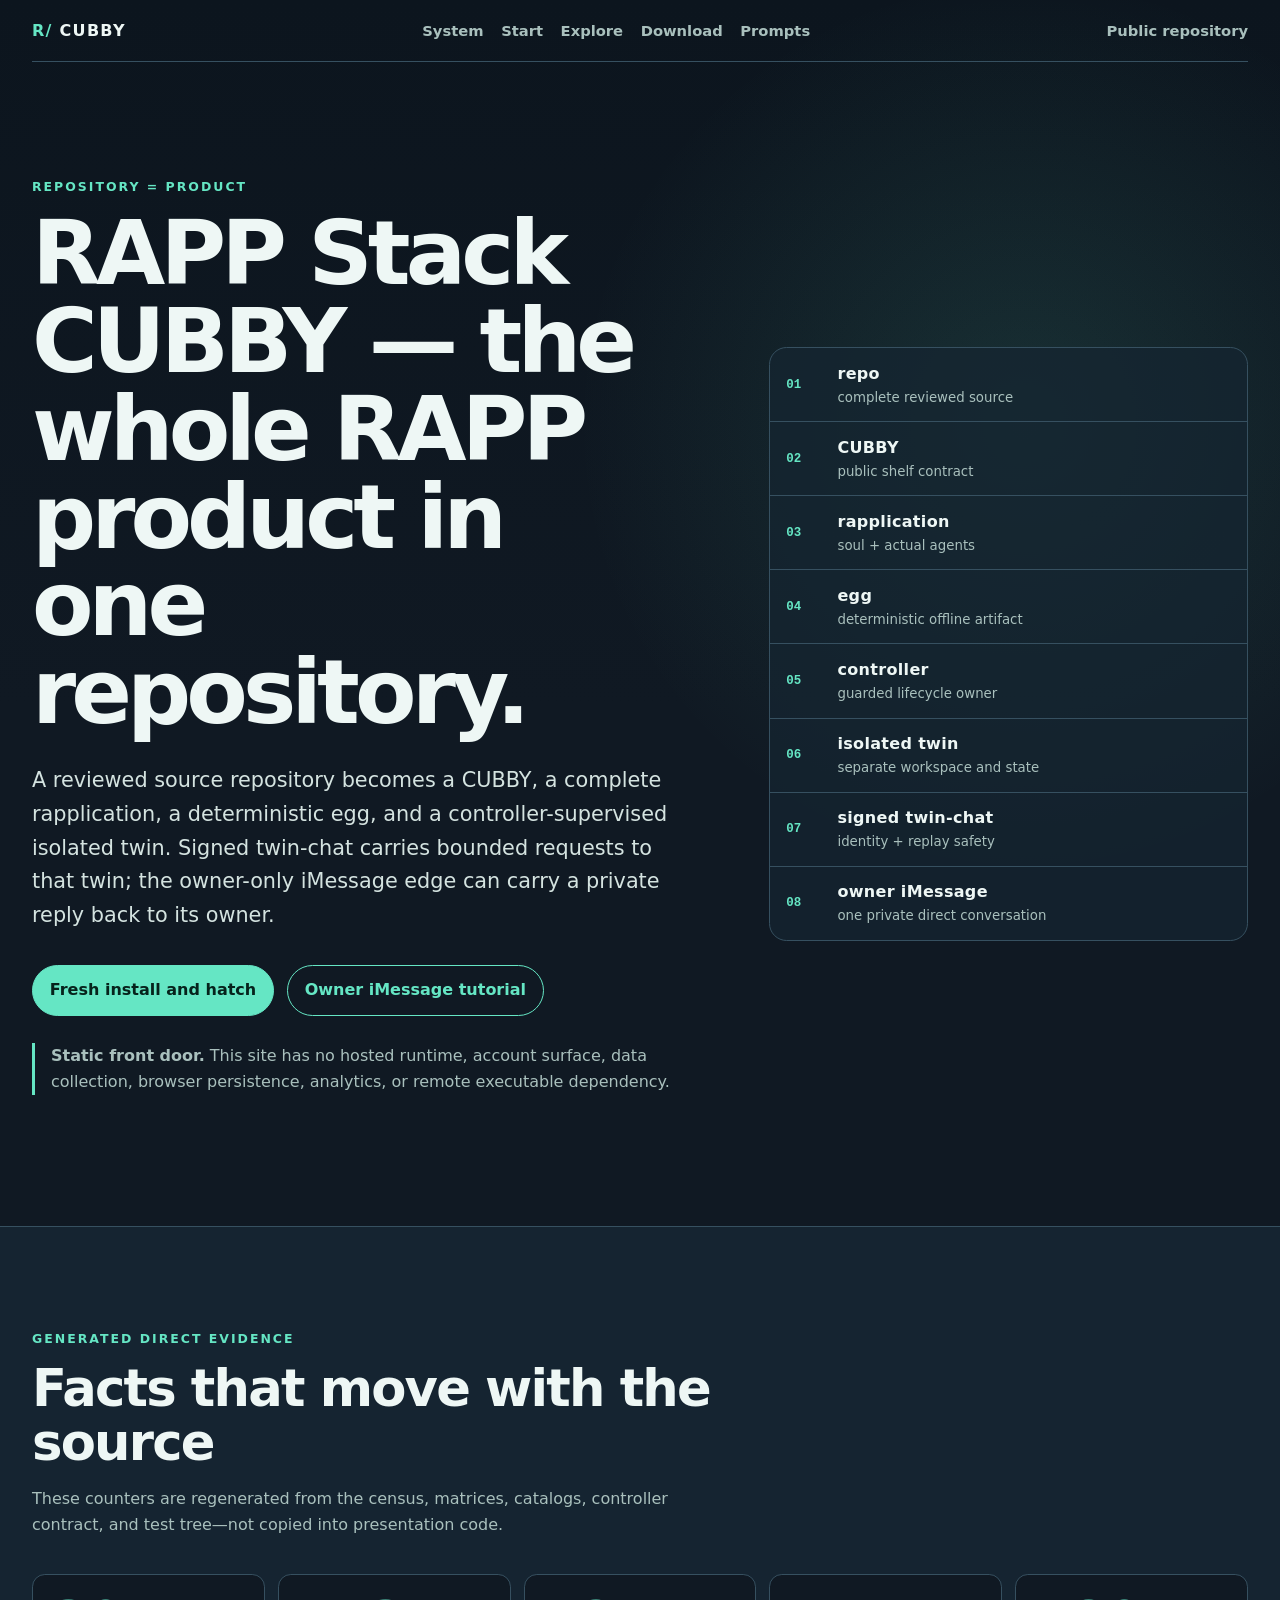
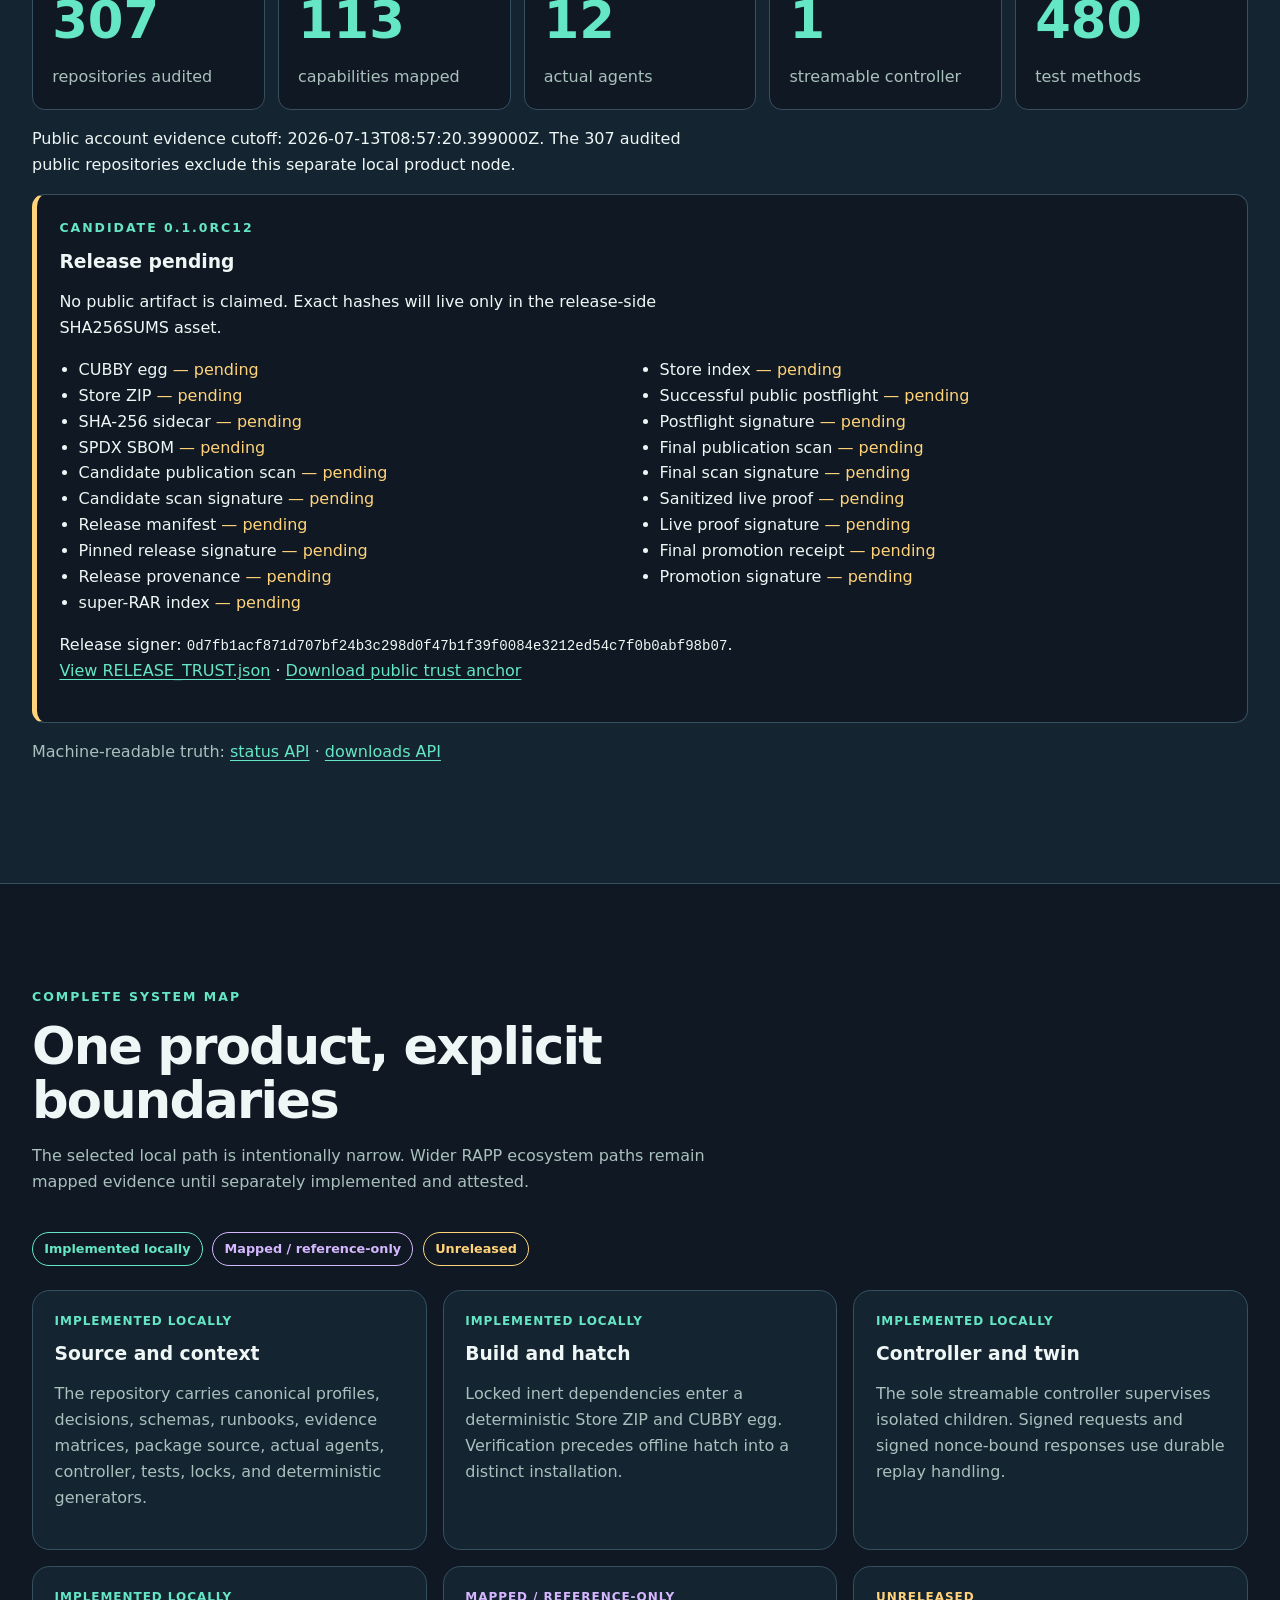
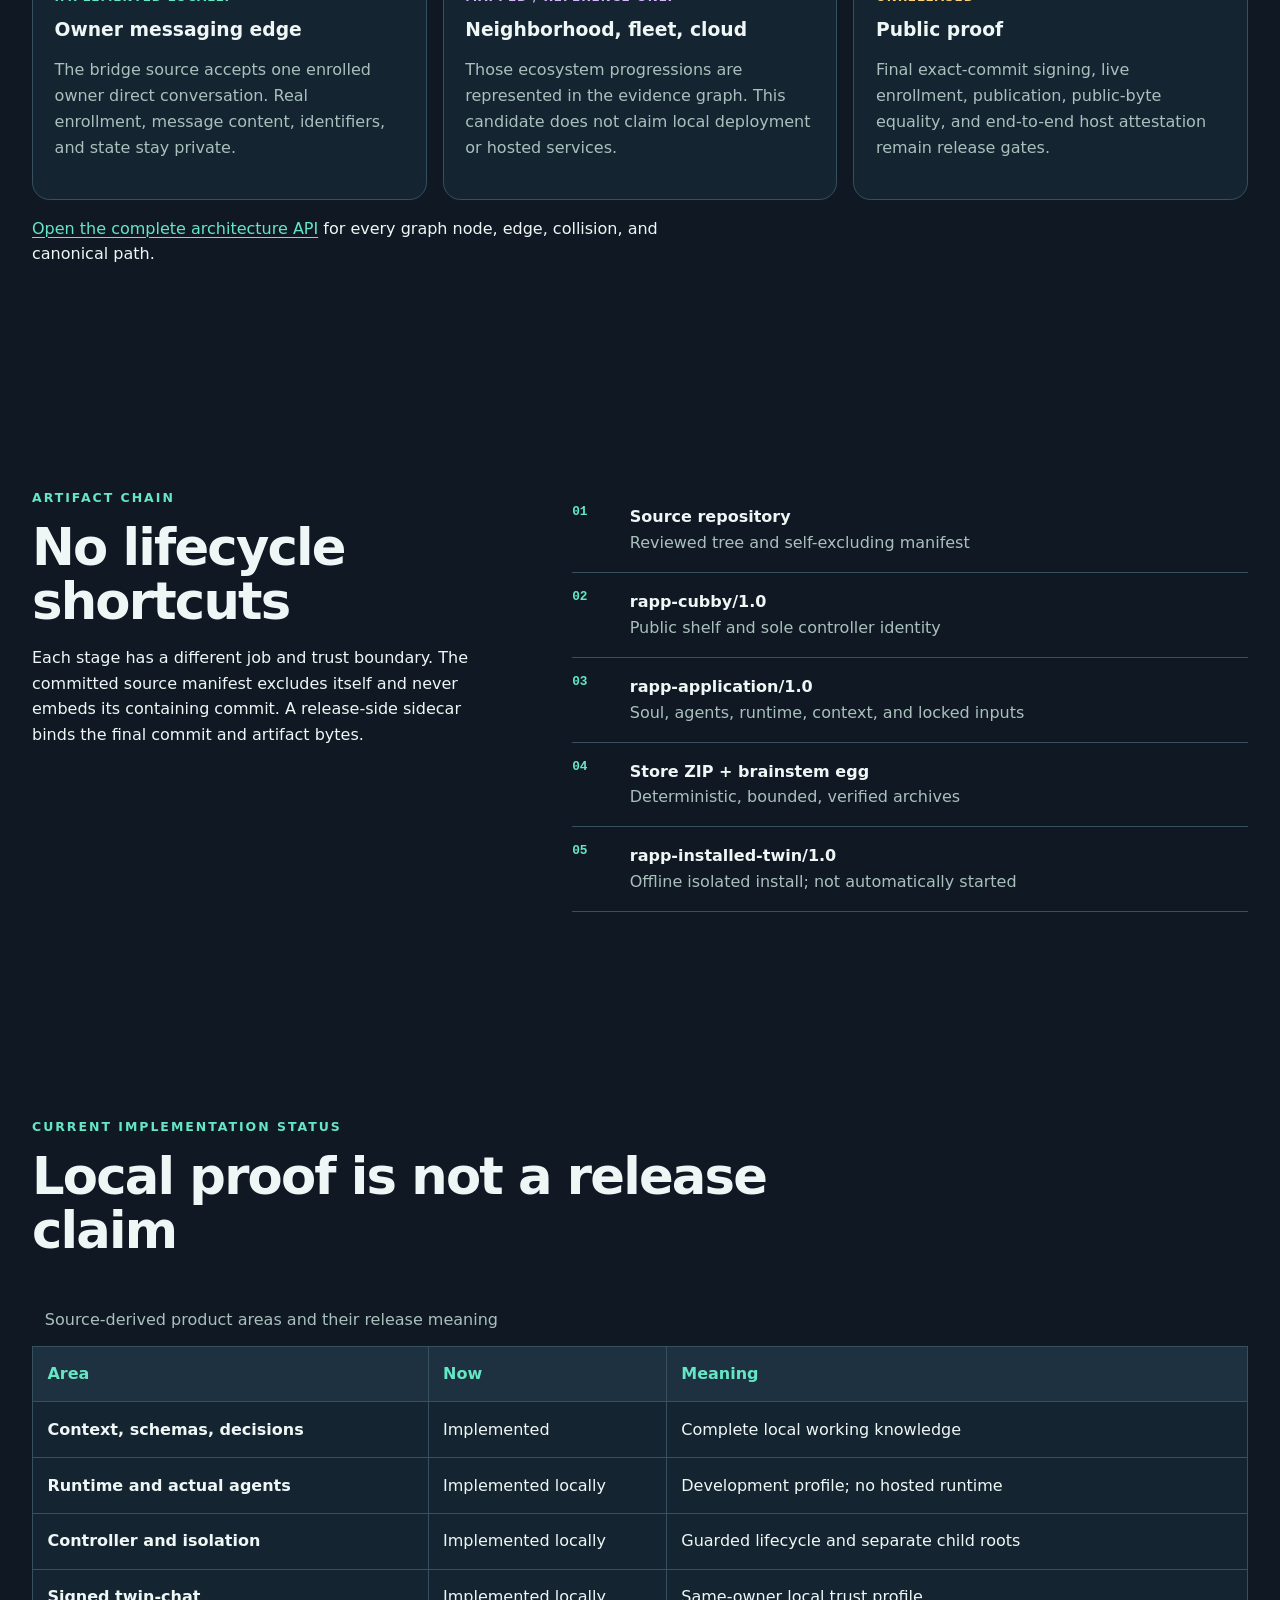
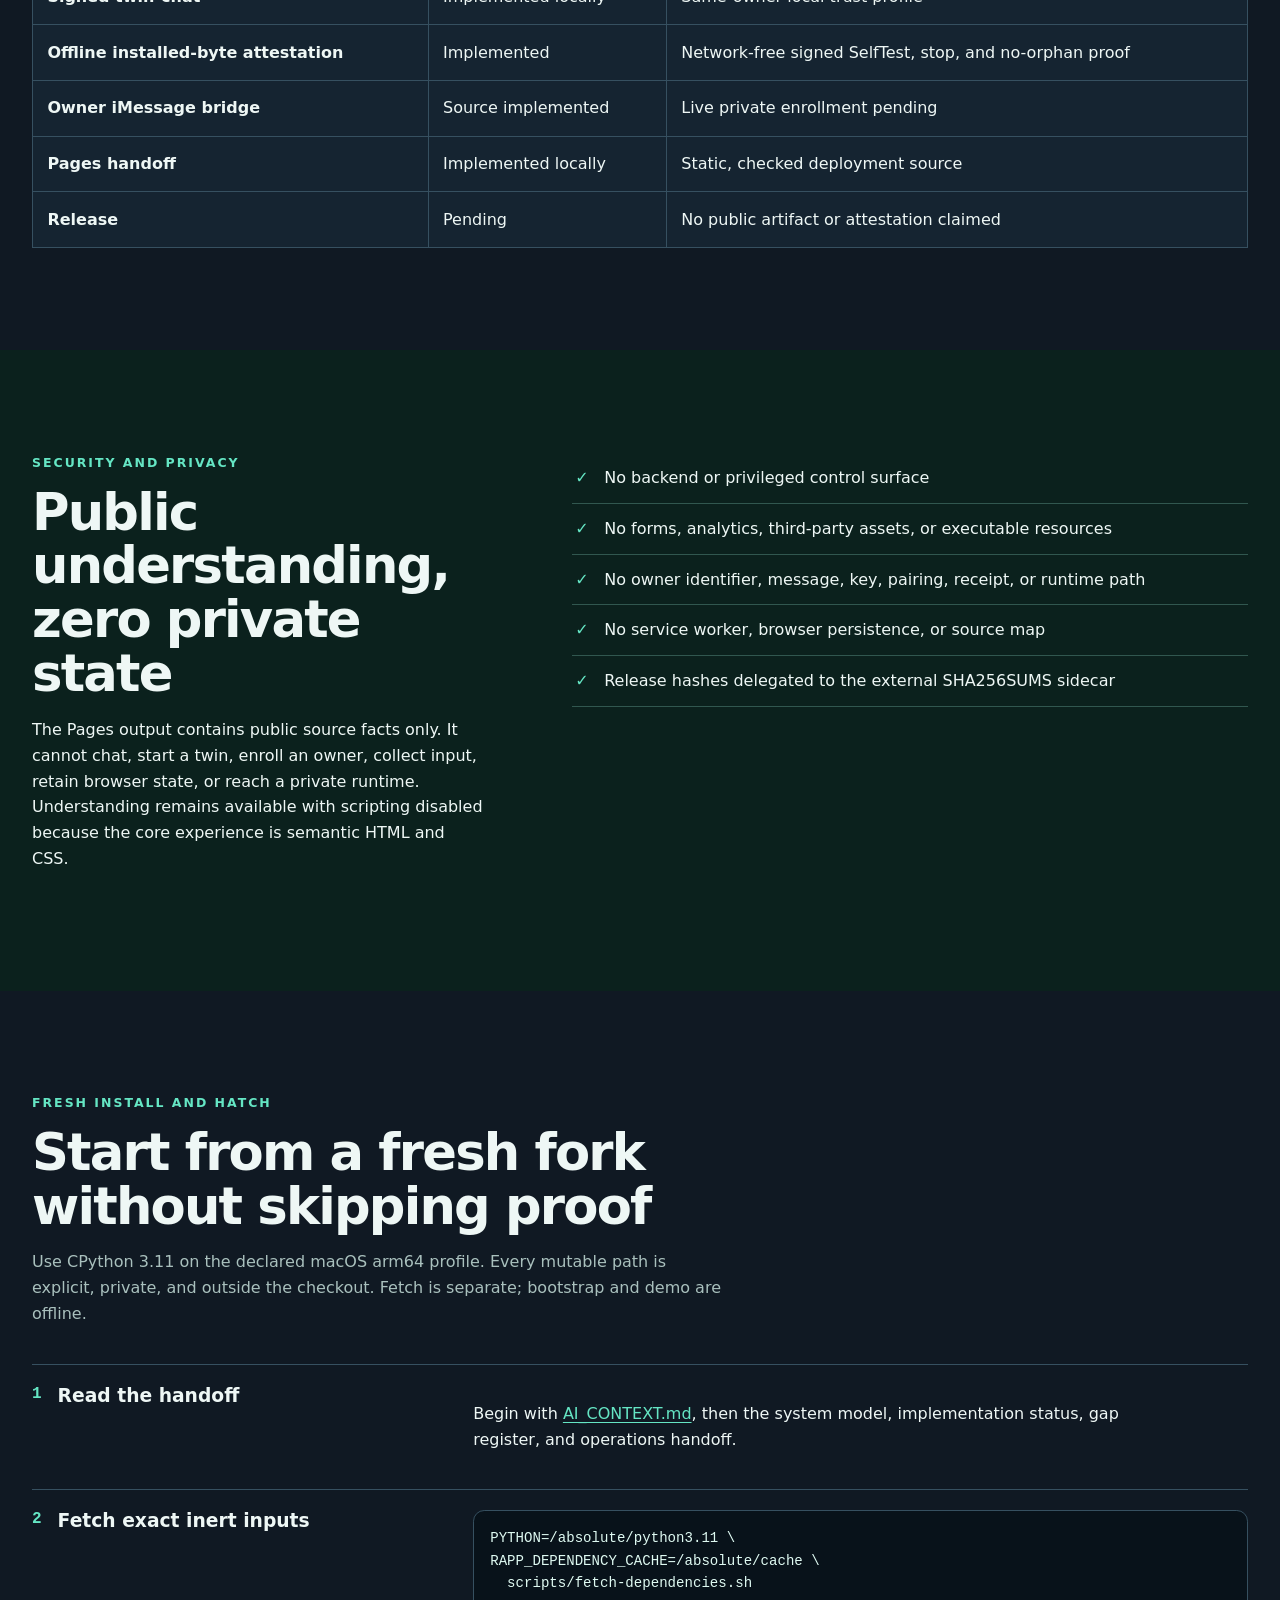
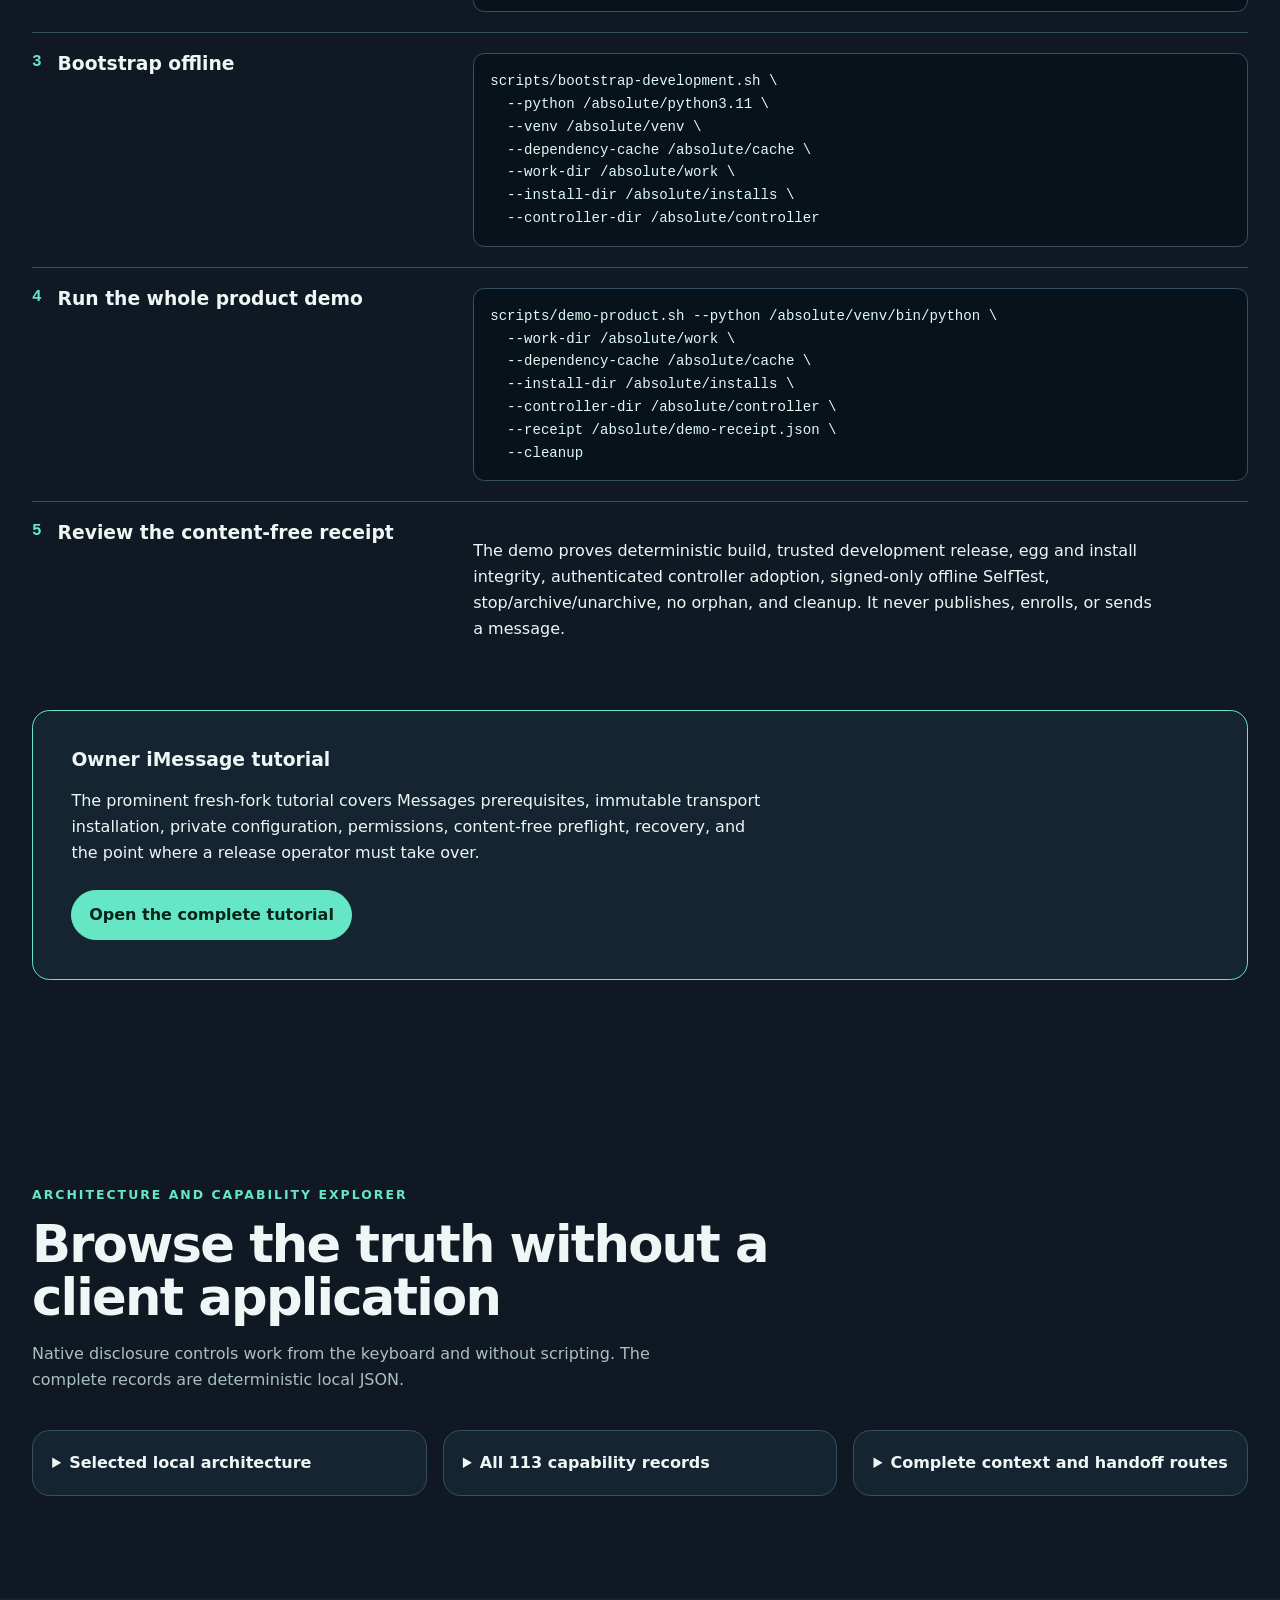
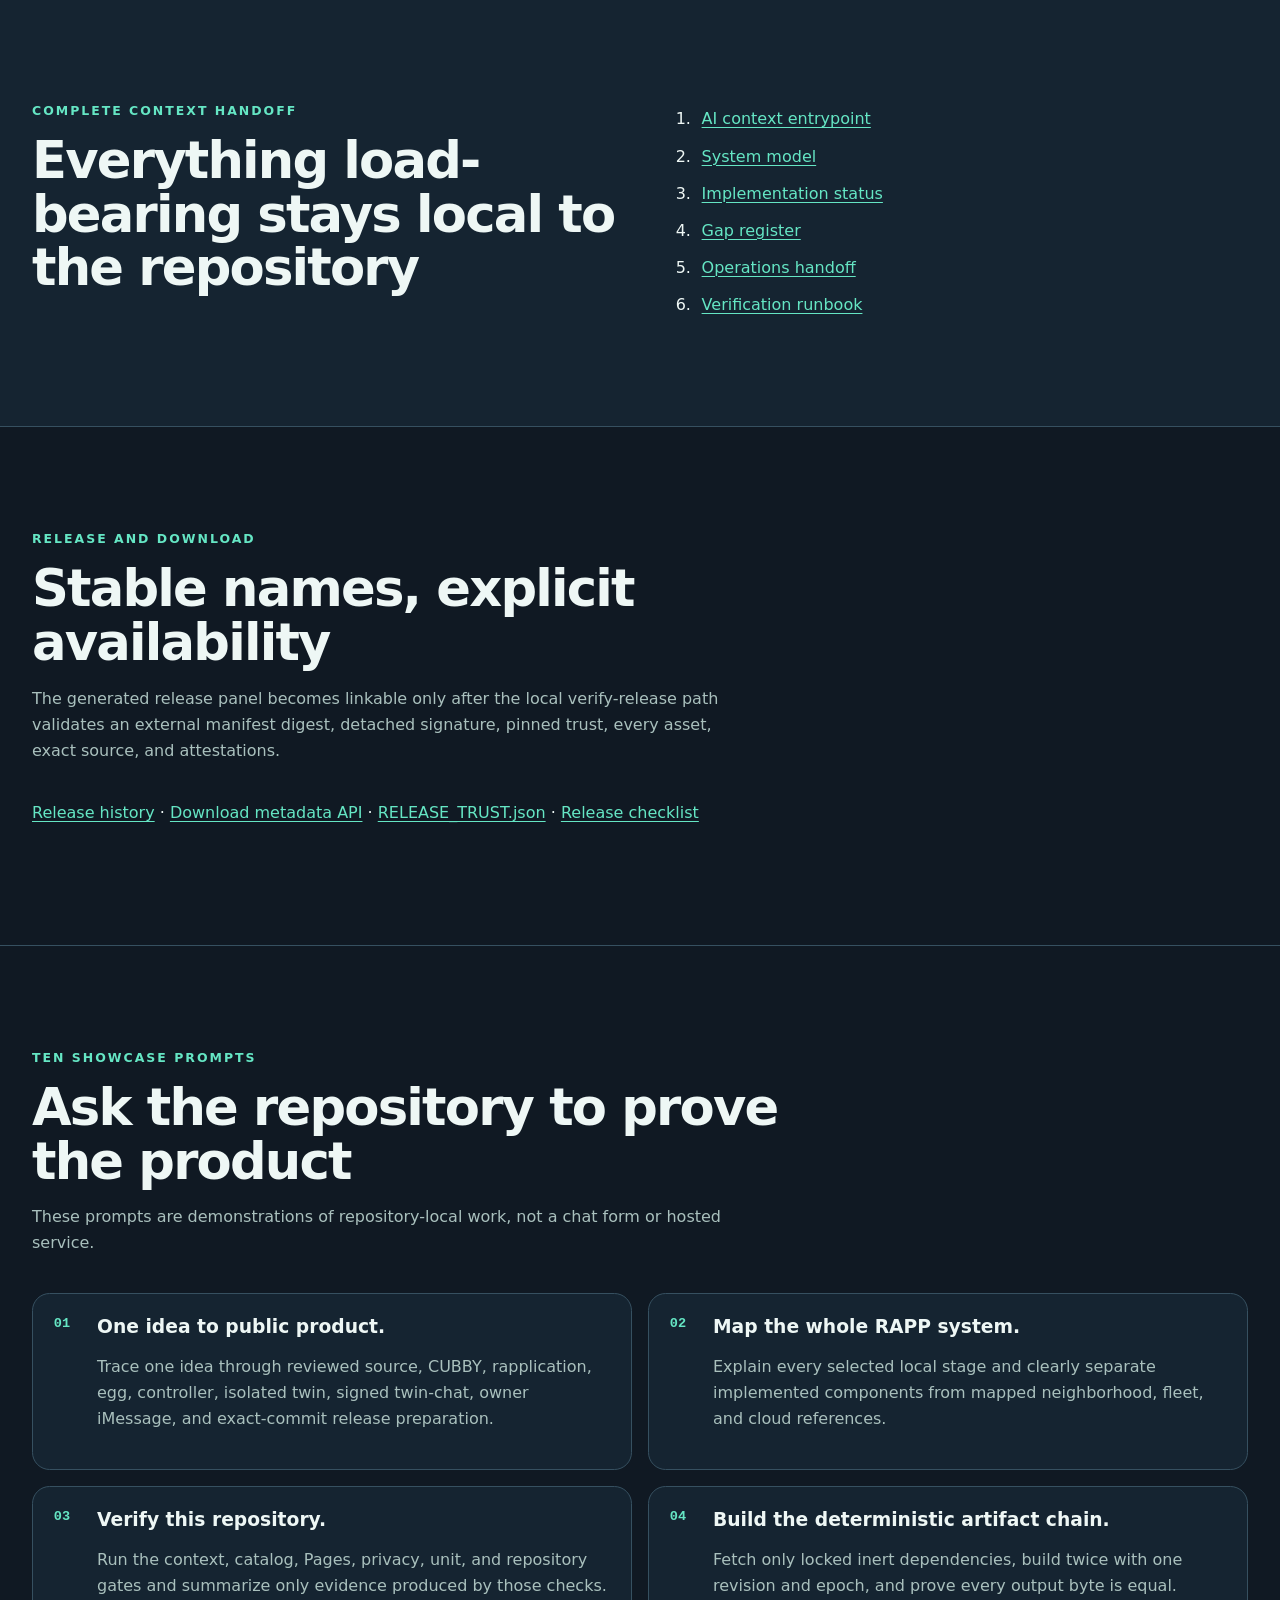
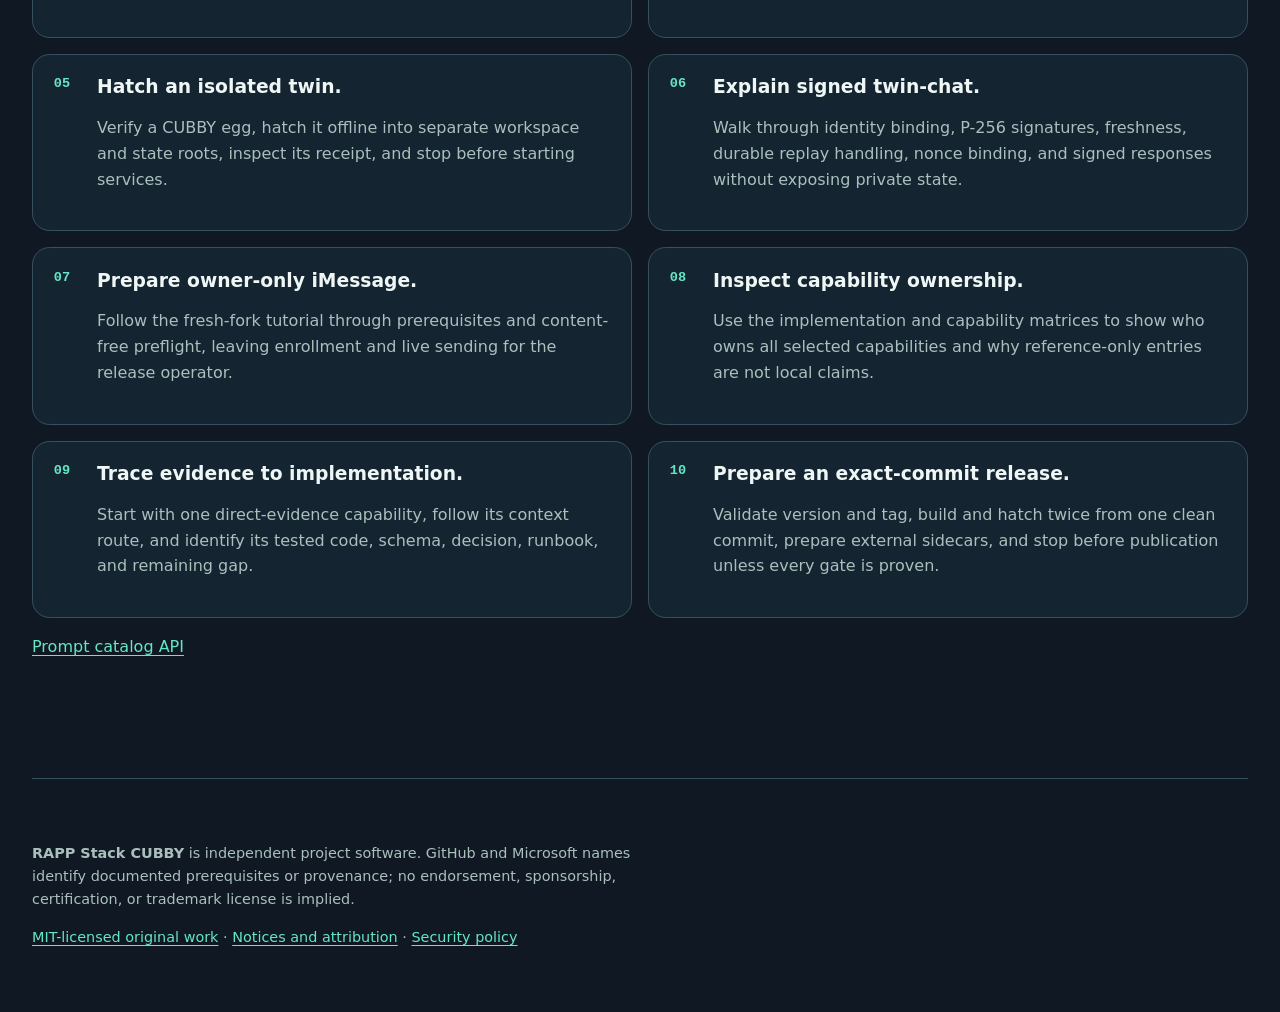
<file: docs/index.html>
<!doctype html>
<html lang="en">
<head>
  <meta charset="utf-8">
  <meta name="viewport" content="width=device-width, initial-scale=1">
  <meta name="description" content="The static public handoff for RAPP Stack CUBBY: source, architecture, capabilities, deterministic artifacts, isolation, signed twin-chat, and owner-only iMessage.">
  <meta name="theme-color" content="#101923">
  <meta name="robots" content="index,follow">
  <meta http-equiv="Content-Security-Policy" content="default-src 'none'; style-src 'self'; img-src 'self'; script-src 'none'; connect-src 'none'; font-src 'none'; object-src 'none'; base-uri 'none'; form-action 'none'">
  <meta property="og:type" content="website">
  <meta property="og:title" content="RAPP Stack CUBBY">
  <meta property="og:description" content="The whole RAPP product in one repository, presented as a dependency-free static handoff.">
  <meta property="og:url" content="https://kody-w.github.io/rapp-stack-cubby/">
  <meta name="twitter:card" content="summary">
  <title>RAPP Stack CUBBY — complete static product handoff</title>
  <link rel="canonical" href="https://kody-w.github.io/rapp-stack-cubby/">
  <link rel="icon" href="assets/favicon.svg" type="image/svg+xml">
  <link rel="stylesheet" href="assets/styles.css">
</head>
<body>
  <a class="skip-link" href="#main-content">Skip to main content</a>
  <header class="site-header">
    <a class="wordmark" href="./" aria-label="RAPP Stack CUBBY home">
      <span aria-hidden="true">R/</span> CUBBY
    </a>
    <nav aria-label="Primary navigation">
      <a href="#system">System</a>
      <a href="#start">Start</a>
      <a href="#explore">Explore</a>
      <a href="#download">Download</a>
      <a href="#prompts">Prompts</a>
    </nav>
    <a class="header-link" href="https://github.com/kody-w/rapp-stack-cubby">Public repository</a>
  </header>

  <main id="main-content">
    <section class="hero" aria-labelledby="hero-title">
      <div class="hero-copy">
        <p class="eyebrow">Repository = product</p>
        <h1 id="hero-title">RAPP Stack CUBBY — the whole RAPP product in one repository.</h1>
        <p class="lede">A reviewed source repository becomes a CUBBY, a complete
          rapplication, a deterministic egg, and a controller-supervised isolated
          twin. Signed twin-chat carries bounded requests to that twin; the
          owner-only iMessage edge can carry a private reply back to its owner.</p>
        <div class="hero-actions">
          <a class="button primary" href="#start">Fresh install and hatch</a>
          <a class="button secondary" href="https://github.com/kody-w/rapp-stack-cubby/blob/main/docs/operations/IMESSAGE_ONBOARDING.md">Owner iMessage tutorial</a>
        </div>
        <p class="truth-note"><strong>Static front door.</strong> This site has no
          hosted runtime, account surface, data collection, browser persistence,
          analytics, or remote executable dependency.</p>
      </div>
      <ol class="chain" aria-label="RAPP product chain">
        <li><span>01</span><strong>repo</strong><small>complete reviewed source</small></li>
        <li><span>02</span><strong>CUBBY</strong><small>public shelf contract</small></li>
        <li><span>03</span><strong>rapplication</strong><small>soul + actual agents</small></li>
        <li><span>04</span><strong>egg</strong><small>deterministic offline artifact</small></li>
        <li><span>05</span><strong>controller</strong><small>guarded lifecycle owner</small></li>
        <li><span>06</span><strong>isolated twin</strong><small>separate workspace and state</small></li>
        <li><span>07</span><strong>signed twin-chat</strong><small>identity + replay safety</small></li>
        <li><span>08</span><strong>owner iMessage</strong><small>one private direct conversation</small></li>
      </ol>
    </section>

    <section class="evidence band" aria-labelledby="evidence-title">
      <div class="section-heading">
        <p class="eyebrow">Generated direct evidence</p>
        <h2 id="evidence-title">Facts that move with the source</h2>
        <p>These counters are regenerated from the census, matrices, catalogs,
          controller contract, and test tree—not copied into presentation code.</p>
      </div>
<!-- pages-build:facts:start -->
        <div class="metric-grid" aria-label="Direct evidence metrics">
          <article><strong>307</strong><span>repositories audited</span></article>
          <article><strong>113</strong><span>capabilities mapped</span></article>
          <article><strong>12</strong><span>actual agents</span></article>
          <article><strong>1</strong><span>streamable controller</span></article>
          <article><strong>480</strong><span>test methods</span></article>
        </div>
        <p class="evidence-cutoff">Public account evidence cutoff:
          <time datetime="2026-07-13T08:57:20.399000Z">2026-07-13T08:57:20.399000Z</time>.
          The 307 audited public
          repositories exclude this separate local product node.</p>
        <div class="release-state pending" id="release-state">
          <p class="eyebrow">Candidate 0.1.0rc12</p>
          <h3>Release pending</h3>
          <p>No public artifact is claimed. Exact hashes will live only in the release-side SHA256SUMS asset.</p>
          <ul class="download-list">
              <li>CUBBY egg <span>— pending</span></li>
              <li>Store ZIP <span>— pending</span></li>
              <li>SHA-256 sidecar <span>— pending</span></li>
              <li>SPDX SBOM <span>— pending</span></li>
              <li>Candidate publication scan <span>— pending</span></li>
              <li>Candidate scan signature <span>— pending</span></li>
              <li>Release manifest <span>— pending</span></li>
              <li>Pinned release signature <span>— pending</span></li>
              <li>Release provenance <span>— pending</span></li>
              <li>super-RAR index <span>— pending</span></li>
              <li>Store index <span>— pending</span></li>
              <li>Successful public postflight <span>— pending</span></li>
              <li>Postflight signature <span>— pending</span></li>
              <li>Final publication scan <span>— pending</span></li>
              <li>Final scan signature <span>— pending</span></li>
              <li>Sanitized live proof <span>— pending</span></li>
              <li>Live proof signature <span>— pending</span></li>
              <li>Final promotion receipt <span>— pending</span></li>
              <li>Promotion signature <span>— pending</span></li>
          </ul>
          <p>Release signer: <code>0d7fb1acf871d707bf24b3c298d0f47b1f39f0084e3212ed54c7f0b0abf98b07</code>.
            <a href="https://github.com/kody-w/rapp-stack-cubby/blob/main/RELEASE_TRUST.json">View RELEASE_TRUST.json</a> ·
            <a href="https://github.com/kody-w/rapp-stack-cubby/raw/main/RELEASE_TRUST.json">Download public trust anchor</a>
          </p>
        </div>
<!-- pages-build:facts:end -->
      <p class="api-note">Machine-readable truth:
        <a href="api/v1/status.json">status API</a> ·
        <a href="api/v1/downloads.json">downloads API</a>
      </p>
    </section>

    <section id="system" class="section" aria-labelledby="system-title">
      <div class="section-heading">
        <p class="eyebrow">Complete system map</p>
        <h2 id="system-title">One product, explicit boundaries</h2>
        <p>The selected local path is intentionally narrow. Wider RAPP ecosystem
          paths remain mapped evidence until separately implemented and attested.</p>
      </div>
<!-- pages-build:public-proof:start -->
      <div class="status-key" aria-label="Implementation status legend">
        <span class="status implemented">Implemented locally</span>
        <span class="status mapped">Mapped / reference-only</span>
        <span class="status pending">Unreleased</span>
      </div>
      <div class="map-grid">
        <article>
          <p class="node-state implemented">Implemented locally</p>
          <h3>Source and context</h3>
          <p>The repository carries canonical profiles, decisions, schemas,
            runbooks, evidence matrices, package source, actual agents, controller,
            tests, locks, and deterministic generators.</p>
        </article>
        <article>
          <p class="node-state implemented">Implemented locally</p>
          <h3>Build and hatch</h3>
          <p>Locked inert dependencies enter a deterministic Store ZIP and CUBBY
            egg. Verification precedes offline hatch into a distinct installation.</p>
        </article>
        <article>
          <p class="node-state implemented">Implemented locally</p>
          <h3>Controller and twin</h3>
          <p>The sole streamable controller supervises isolated children. Signed
            requests and signed nonce-bound responses use durable replay handling.</p>
        </article>
        <article>
          <p class="node-state implemented">Implemented locally</p>
          <h3>Owner messaging edge</h3>
          <p>The bridge source accepts one enrolled owner direct conversation.
            Real enrollment, message content, identifiers, and state stay private.</p>
        </article>
        <article>
          <p class="node-state mapped">Mapped / reference-only</p>
          <h3>Neighborhood, fleet, cloud</h3>
          <p>Those ecosystem progressions are represented in the evidence graph.
            This candidate does not claim local deployment or hosted services.</p>
        </article>
        <article>
          <p class="node-state pending">Unreleased</p>
          <h3>Public proof</h3>
          <p>Final exact-commit signing, live enrollment, publication, public-byte equality, and end-to-end host attestation remain release gates.</p>
        </article>
      </div>
<!-- pages-build:public-proof:end -->
      <p><a href="api/v1/architecture.json">Open the complete architecture API</a>
        for every graph node, edge, collision, and canonical path.</p>
    </section>

    <section class="section split" aria-labelledby="artifact-title">
      <div>
        <p class="eyebrow">Artifact chain</p>
        <h2 id="artifact-title">No lifecycle shortcuts</h2>
        <p>Each stage has a different job and trust boundary. The committed source
          manifest excludes itself and never embeds its containing commit. A
          release-side sidecar binds the final commit and artifact bytes.</p>
      </div>
      <ol class="artifact-steps">
        <li><strong>Source repository</strong><span>Reviewed tree and self-excluding manifest</span></li>
        <li><strong>rapp-cubby/1.0</strong><span>Public shelf and sole controller identity</span></li>
        <li><strong>rapp-application/1.0</strong><span>Soul, agents, runtime, context, and locked inputs</span></li>
        <li><strong>Store ZIP + brainstem egg</strong><span>Deterministic, bounded, verified archives</span></li>
        <li><strong>rapp-installed-twin/1.0</strong><span>Offline isolated install; not automatically started</span></li>
      </ol>
    </section>

<!-- pages-build:release-status:start -->
    <section class="section" aria-labelledby="status-title">
      <div class="section-heading">
        <p class="eyebrow">Current implementation status</p>
        <h2 id="status-title">Local proof is not a release claim</h2>
      </div>
      <div class="table-wrap" tabindex="0" role="region" aria-label="Implementation status table">
        <table>
          <caption>Source-derived product areas and their release meaning</caption>
          <thead><tr><th scope="col">Area</th><th scope="col">Now</th><th scope="col">Meaning</th></tr></thead>
          <tbody>
            <tr><th scope="row">Context, schemas, decisions</th><td>Implemented</td><td>Complete local working knowledge</td></tr>
            <tr><th scope="row">Runtime and actual agents</th><td>Implemented locally</td><td>Development profile; no hosted runtime</td></tr>
            <tr><th scope="row">Controller and isolation</th><td>Implemented locally</td><td>Guarded lifecycle and separate child roots</td></tr>
            <tr><th scope="row">Signed twin-chat</th><td>Implemented locally</td><td>Same-owner local trust profile</td></tr>
            <tr><th scope="row">Offline installed-byte attestation</th><td>Implemented</td><td>Network-free signed SelfTest, stop, and no-orphan proof</td></tr>
            <tr><th scope="row">Owner iMessage bridge</th><td>Source implemented</td><td>Live private enrollment pending</td></tr>
            <tr><th scope="row">Pages handoff</th><td>Implemented locally</td><td>Static, checked deployment source</td></tr>
            <tr><th scope="row">Release</th><td>Pending</td><td>No public artifact or attestation claimed</td></tr>
          </tbody>
        </table>
      </div>
    </section>
<!-- pages-build:release-status:end -->

    <section class="section privacy" aria-labelledby="privacy-title">
      <div>
        <p class="eyebrow">Security and privacy</p>
        <h2 id="privacy-title">Public understanding, zero private state</h2>
        <p>The Pages output contains public source facts only. It cannot chat,
          start a twin, enroll an owner, collect input, retain browser state, or
          reach a private runtime. Understanding remains available with scripting
          disabled because the core experience is semantic HTML and CSS.</p>
      </div>
      <ul class="check-list">
        <li>No backend or privileged control surface</li>
        <li>No forms, analytics, third-party assets, or executable resources</li>
        <li>No owner identifier, message, key, pairing, receipt, or runtime path</li>
        <li>No service worker, browser persistence, or source map</li>
        <li>Release hashes delegated to the external SHA256SUMS sidecar</li>
      </ul>
    </section>

    <section id="start" class="section" aria-labelledby="start-title">
      <div class="section-heading">
        <p class="eyebrow">Fresh install and hatch</p>
        <h2 id="start-title">Start from a fresh fork without skipping proof</h2>
        <p>Use CPython 3.11 on the declared macOS arm64 profile. Every mutable
          path is explicit, private, and outside the checkout. Fetch is separate;
          bootstrap and demo are offline.</p>
      </div>
      <ol class="tutorial">
        <li>
          <div><span>1</span><h3>Read the handoff</h3></div>
          <p>Begin with <a href="https://github.com/kody-w/rapp-stack-cubby/blob/main/AI_CONTEXT.md">AI_CONTEXT.md</a>,
            then the system model, implementation status, gap register, and
            operations handoff.</p>
        </li>
        <li>
          <div><span>2</span><h3>Fetch exact inert inputs</h3></div>
          <pre><code>PYTHON=/absolute/python3.11 \
RAPP_DEPENDENCY_CACHE=/absolute/cache \
  scripts/fetch-dependencies.sh</code></pre>
        </li>
        <li>
          <div><span>3</span><h3>Bootstrap offline</h3></div>
          <pre><code>scripts/bootstrap-development.sh \
  --python /absolute/python3.11 \
  --venv /absolute/venv \
  --dependency-cache /absolute/cache \
  --work-dir /absolute/work \
  --install-dir /absolute/installs \
  --controller-dir /absolute/controller</code></pre>
        </li>
        <li>
          <div><span>4</span><h3>Run the whole product demo</h3></div>
          <pre><code>scripts/demo-product.sh --python /absolute/venv/bin/python \
  --work-dir /absolute/work \
  --dependency-cache /absolute/cache \
  --install-dir /absolute/installs \
  --controller-dir /absolute/controller \
  --receipt /absolute/demo-receipt.json \
  --cleanup</code></pre>
        </li>
        <li>
          <div><span>5</span><h3>Review the content-free receipt</h3></div>
          <p>The demo proves deterministic build, trusted development release,
            egg and install integrity, authenticated controller adoption,
            signed-only offline SelfTest, stop/archive/unarchive, no orphan,
            and cleanup. It never publishes, enrolls, or sends a message.</p>
        </li>
      </ol>
      <aside class="callout">
        <h3>Owner iMessage tutorial</h3>
        <p>The prominent fresh-fork tutorial covers Messages prerequisites,
          immutable transport installation, private configuration, permissions,
          content-free preflight, recovery, and the point where a release operator
          must take over.</p>
        <a class="button primary" href="https://github.com/kody-w/rapp-stack-cubby/blob/main/docs/operations/IMESSAGE_ONBOARDING.md">Open the complete tutorial</a>
      </aside>
    </section>

    <section id="explore" class="section" aria-labelledby="explore-title">
      <div class="section-heading">
        <p class="eyebrow">Architecture and capability explorer</p>
        <h2 id="explore-title">Browse the truth without a client application</h2>
        <p>Native disclosure controls work from the keyboard and without scripting.
          The complete records are deterministic local JSON.</p>
      </div>
      <div class="disclosures">
        <details>
          <summary>Selected local architecture</summary>
          <p>Repository, CUBBY, rapplication, egg, controller, isolated twin,
            signed twin-chat, and owner messaging form the selected path.</p>
          <a href="api/v1/architecture.json">Architecture API</a>
        </details>
        <details>
          <summary>All 113 capability records</summary>
          <p>Each record carries evidence status, selection, implementation
            state, local owner, purpose, and a bounded truth claim.</p>
          <a href="api/v1/capabilities.json">Capabilities API</a>
        </details>
        <details>
          <summary>Complete context and handoff routes</summary>
          <p>The authority order, bootstrap path, indexed artifacts, and every
            selected capability route are available as one static document.</p>
          <a href="api/v1/context.json">Context API</a>
        </details>
      </div>
    </section>

    <section class="section handoff" aria-labelledby="handoff-title">
      <div>
        <p class="eyebrow">Complete context handoff</p>
        <h2 id="handoff-title">Everything load-bearing stays local to the repository</h2>
      </div>
      <ol>
        <li><a href="https://github.com/kody-w/rapp-stack-cubby/blob/main/AI_CONTEXT.md">AI context entrypoint</a></li>
        <li><a href="https://github.com/kody-w/rapp-stack-cubby/blob/main/docs/canon/SYSTEM_MODEL.md">System model</a></li>
        <li><a href="https://github.com/kody-w/rapp-stack-cubby/blob/main/docs/canon/IMPLEMENTATION_STATUS.md">Implementation status</a></li>
        <li><a href="https://github.com/kody-w/rapp-stack-cubby/blob/main/docs/canon/GAP_REGISTER.md">Gap register</a></li>
        <li><a href="https://github.com/kody-w/rapp-stack-cubby/blob/main/docs/operations/HANDOFF.md">Operations handoff</a></li>
        <li><a href="https://github.com/kody-w/rapp-stack-cubby/blob/main/docs/operations/REPOSITORY_VERIFICATION.md">Verification runbook</a></li>
      </ol>
    </section>

<!-- pages-build:download:start -->
    <section id="download" class="section download" aria-labelledby="download-title">
      <div class="section-heading">
        <p class="eyebrow">Release and download</p>
        <h2 id="download-title">Stable names, explicit availability</h2>
        <p>The generated release panel becomes linkable only after the local verify-release path validates an external manifest digest, detached signature, pinned trust, every asset, exact source, and attestations.</p>
      </div>
      <p><a href="https://github.com/kody-w/rapp-stack-cubby/releases">Release history</a> ·
        <a href="/rapp-stack-cubby/api/v1/downloads.json">Download metadata API</a> ·
        <a href="https://github.com/kody-w/rapp-stack-cubby/blob/main/RELEASE_TRUST.json">RELEASE_TRUST.json</a> ·
        <a href="https://github.com/kody-w/rapp-stack-cubby/blob/main/RELEASE_CHECKLIST.md">Release checklist</a></p>
    </section>
<!-- pages-build:download:end -->

    <section id="prompts" class="section" aria-labelledby="prompts-title">
      <div class="section-heading">
        <p class="eyebrow">Ten showcase prompts</p>
        <h2 id="prompts-title">Ask the repository to prove the product</h2>
        <p>These prompts are demonstrations of repository-local work, not a chat
          form or hosted service.</p>
      </div>
      <ol class="prompt-grid">
        <li data-prompt-id="prompt-01"><h3>One idea to public product.</h3><p>Trace one idea through reviewed source, CUBBY, rapplication, egg, controller, isolated twin, signed twin-chat, owner iMessage, and exact-commit release preparation.</p></li>
        <li data-prompt-id="prompt-02"><h3>Map the whole RAPP system.</h3><p>Explain every selected local stage and clearly separate implemented components from mapped neighborhood, fleet, and cloud references.</p></li>
        <li data-prompt-id="prompt-03"><h3>Verify this repository.</h3><p>Run the context, catalog, Pages, privacy, unit, and repository gates and summarize only evidence produced by those checks.</p></li>
        <li data-prompt-id="prompt-04"><h3>Build the deterministic artifact chain.</h3><p>Fetch only locked inert dependencies, build twice with one revision and epoch, and prove every output byte is equal.</p></li>
        <li data-prompt-id="prompt-05"><h3>Hatch an isolated twin.</h3><p>Verify a CUBBY egg, hatch it offline into separate workspace and state roots, inspect its receipt, and stop before starting services.</p></li>
        <li data-prompt-id="prompt-06"><h3>Explain signed twin-chat.</h3><p>Walk through identity binding, P-256 signatures, freshness, durable replay handling, nonce binding, and signed responses without exposing private state.</p></li>
        <li data-prompt-id="prompt-07"><h3>Prepare owner-only iMessage.</h3><p>Follow the fresh-fork tutorial through prerequisites and content-free preflight, leaving enrollment and live sending for the release operator.</p></li>
        <li data-prompt-id="prompt-08"><h3>Inspect capability ownership.</h3><p>Use the implementation and capability matrices to show who owns all selected capabilities and why reference-only entries are not local claims.</p></li>
        <li data-prompt-id="prompt-09"><h3>Trace evidence to implementation.</h3><p>Start with one direct-evidence capability, follow its context route, and identify its tested code, schema, decision, runbook, and remaining gap.</p></li>
        <li data-prompt-id="prompt-10"><h3>Prepare an exact-commit release.</h3><p>Validate version and tag, build and hatch twice from one clean commit, prepare external sidecars, and stop before publication unless every gate is proven.</p></li>
      </ol>
      <p><a href="api/v1/prompts.json">Prompt catalog API</a></p>
    </section>
  </main>

  <footer>
    <p><strong>RAPP Stack CUBBY</strong> is independent project software.
      GitHub and Microsoft names identify documented prerequisites or provenance;
      no endorsement, sponsorship, certification, or trademark license is implied.</p>
    <p><a href="https://github.com/kody-w/rapp-stack-cubby/blob/main/LICENSE">MIT-licensed original work</a> ·
      <a href="https://github.com/kody-w/rapp-stack-cubby/blob/main/NOTICE">Notices and attribution</a> ·
      <a href="https://github.com/kody-w/rapp-stack-cubby/blob/main/SECURITY.md">Security policy</a></p>
  </footer>
</body>
</html>
</file>
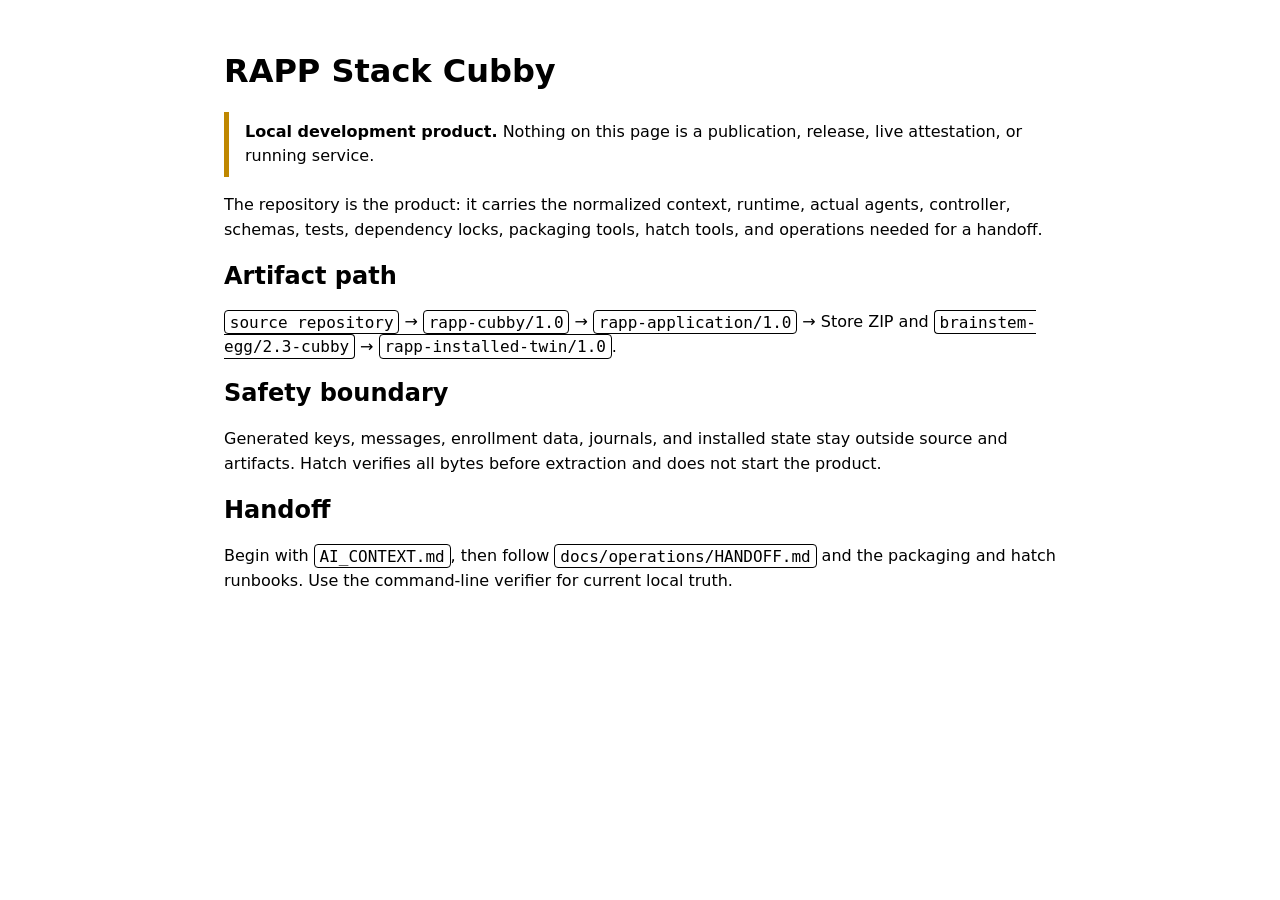
<file: cubbies/kody-w/rapplications/rapp-stack/ui/index.html>
<!doctype html>
<html lang="en">
<head>
  <meta charset="utf-8">
  <meta name="viewport" content="width=device-width, initial-scale=1">
  <title>RAPP Stack Cubby — local product handoff</title>
  <style>
    :root { color-scheme: light dark; font: 16px/1.55 system-ui, sans-serif; }
    body { margin: 0 auto; max-width: 52rem; padding: 2rem; }
    h1, h2 { line-height: 1.15; }
    code { border: 1px solid currentColor; border-radius: .25rem; padding: .1rem .3rem; }
    .state { border-left: .35rem solid #bf8700; padding: .5rem 1rem; }
  </style>
</head>
<body>
  <main>
    <h1>RAPP Stack Cubby</h1>
    <p class="state"><strong>Local development product.</strong> Nothing on this
      page is a publication, release, live attestation, or running service.</p>
    <p>The repository is the product: it carries the normalized context,
      runtime, actual agents, controller, schemas, tests, dependency locks,
      packaging tools, hatch tools, and operations needed for a handoff.</p>
    <h2>Artifact path</h2>
    <p><code>source repository</code> → <code>rapp-cubby/1.0</code> →
      <code>rapp-application/1.0</code> → Store ZIP and
      <code>brainstem-egg/2.3-cubby</code> →
      <code>rapp-installed-twin/1.0</code>.</p>
    <h2>Safety boundary</h2>
    <p>Generated keys, messages, enrollment data, journals, and installed
      state stay outside source and artifacts. Hatch verifies all bytes before
      extraction and does not start the product.</p>
    <h2>Handoff</h2>
    <p>Begin with <code>AI_CONTEXT.md</code>, then follow
      <code>docs/operations/HANDOFF.md</code> and the packaging and hatch
      runbooks. Use the command-line verifier for current local truth.</p>
  </main>
</body>
</html>
</file>
<file: docs/assets/styles.css>
:root {
  color-scheme: dark;
  --ink: #eef7f5;
  --muted: #a9c0bd;
  --surface: #101923;
  --surface-2: #152431;
  --surface-3: #1d3140;
  --line: #365060;
  --accent: #65e6c4;
  --accent-ink: #06231c;
  --mapped: #d5b7ff;
  --pending: #ffd37a;
  --max: 76rem;
  --radius: 1.1rem;
  font-family: ui-sans-serif, system-ui, -apple-system, BlinkMacSystemFont, "Segoe UI", sans-serif;
  font-synthesis: none;
}

* {
  box-sizing: border-box;
}

html {
  background: var(--surface);
  color: var(--ink);
  scroll-behavior: smooth;
}

body {
  margin: 0;
  min-width: 18rem;
  background:
    radial-gradient(circle at 80% 4%, rgba(101, 230, 196, .12), transparent 28rem),
    linear-gradient(180deg, #0c151e 0, var(--surface) 44rem);
  line-height: 1.62;
}

a {
  color: var(--accent);
  text-underline-offset: .2em;
  text-decoration-thickness: .08em;
}

a:hover {
  text-decoration-thickness: .16em;
}

a:focus-visible,
summary:focus-visible,
[tabindex]:focus-visible {
  outline: .2rem solid var(--pending);
  outline-offset: .25rem;
  border-radius: .2rem;
}

.skip-link {
  position: fixed;
  z-index: 20;
  top: .5rem;
  left: .5rem;
  padding: .7rem 1rem;
  color: var(--accent-ink);
  background: var(--accent);
  font-weight: 800;
  transform: translateY(-160%);
}

.skip-link:focus {
  transform: translateY(0);
}

.site-header {
  width: min(calc(100% - 2rem), var(--max));
  margin: 0 auto;
  padding: 1.1rem 0;
  display: flex;
  align-items: center;
  gap: 1.5rem;
  border-bottom: 1px solid var(--line);
}

.wordmark {
  color: var(--ink);
  font-weight: 900;
  letter-spacing: .08em;
  text-decoration: none;
  white-space: nowrap;
}

.wordmark span {
  color: var(--accent);
}

nav {
  display: flex;
  flex: 1;
  flex-wrap: wrap;
  justify-content: center;
  gap: .4rem 1.1rem;
}

nav a,
.header-link {
  color: var(--muted);
  font-size: .92rem;
  font-weight: 700;
  text-decoration: none;
}

nav a:hover,
.header-link:hover {
  color: var(--ink);
}

main,
footer {
  width: min(calc(100% - 2rem), var(--max));
  margin-inline: auto;
}

.hero {
  min-height: 42rem;
  padding: clamp(4rem, 9vw, 8rem) 0;
  display: grid;
  grid-template-columns: minmax(0, 1.15fr) minmax(18rem, .85fr);
  gap: clamp(2.5rem, 7vw, 6rem);
  align-items: center;
}

.eyebrow {
  margin: 0 0 .8rem;
  color: var(--accent);
  font-size: .78rem;
  font-weight: 900;
  letter-spacing: .16em;
  text-transform: uppercase;
}

h1,
h2,
h3,
p {
  max-width: 68ch;
}

h1 {
  margin: 0;
  max-width: 18ch;
  font-size: clamp(2.7rem, 7vw, 5.7rem);
  line-height: .98;
  letter-spacing: -.055em;
}

h2 {
  margin: 0;
  max-width: 22ch;
  font-size: clamp(2rem, 4vw, 3.5rem);
  line-height: 1.05;
  letter-spacing: -.035em;
}

h3 {
  margin: 0;
  line-height: 1.2;
}

.lede {
  margin: 1.7rem 0 0;
  color: #d4e3e0;
  font-size: clamp(1.08rem, 2vw, 1.3rem);
}

.truth-note {
  margin-top: 1.7rem;
  padding-left: 1rem;
  color: var(--muted);
  border-left: .2rem solid var(--accent);
}

.hero-actions {
  margin-top: 2rem;
  display: flex;
  flex-wrap: wrap;
  gap: .8rem;
}

.button {
  display: inline-flex;
  min-height: 2.9rem;
  padding: .72rem 1.05rem;
  align-items: center;
  justify-content: center;
  border: 1px solid var(--accent);
  border-radius: 999px;
  font-weight: 850;
  text-decoration: none;
}

.button.primary {
  color: var(--accent-ink);
  background: var(--accent);
}

.button.secondary {
  color: var(--accent);
  background: transparent;
}

.chain {
  margin: 0;
  padding: 0;
  display: grid;
  list-style: none;
  border: 1px solid var(--line);
  border-radius: var(--radius);
  overflow: hidden;
  background: rgba(21, 36, 49, .75);
}

.chain li {
  min-height: 4.35rem;
  padding: .8rem 1rem;
  display: grid;
  grid-template-columns: 2.4rem 1fr;
  gap: 0 .8rem;
  align-items: center;
  border-bottom: 1px solid var(--line);
}

.chain li:last-child {
  border: 0;
}

.chain li > span {
  grid-row: 1 / 3;
  color: var(--accent);
  font: 700 .78rem ui-monospace, SFMono-Regular, Menlo, monospace;
}

.chain strong {
  letter-spacing: .02em;
}

.chain small {
  color: var(--muted);
}

.band,
.section {
  margin: 0 calc(50% - 50vw);
  padding: clamp(4rem, 8vw, 7rem) max(1rem, calc((100vw - var(--max)) / 2));
}

.band {
  background: var(--surface-2);
  border-block: 1px solid var(--line);
}

.section-heading {
  margin-bottom: 2.3rem;
}

.section-heading > p:last-child {
  color: var(--muted);
}

.metric-grid {
  display: grid;
  grid-template-columns: repeat(5, 1fr);
  gap: .8rem;
}

.metric-grid article {
  min-height: 8.5rem;
  padding: 1.2rem;
  display: flex;
  flex-direction: column;
  justify-content: space-between;
  border: 1px solid var(--line);
  border-radius: .8rem;
  background: var(--surface);
}

.metric-grid strong {
  color: var(--accent);
  font-size: clamp(2rem, 4vw, 3.4rem);
  line-height: 1;
}

.metric-grid span {
  color: var(--muted);
}

.release-state {
  margin-top: 1rem;
  padding: 1.4rem;
  border: 1px solid var(--line);
  border-left-width: .35rem;
  border-radius: .8rem;
  background: var(--surface);
}

.release-state.pending {
  border-left-color: var(--pending);
}

.release-state.released {
  border-left-color: var(--accent);
}

.download-list {
  margin: 1rem 0 0;
  padding-left: 1.2rem;
  columns: 2;
}

.download-list span {
  color: var(--pending);
}

.api-note {
  color: var(--muted);
}

.status-key {
  margin-bottom: 1.5rem;
  display: flex;
  flex-wrap: wrap;
  gap: .6rem;
}

.status {
  padding: .35rem .7rem;
  border: 1px solid currentColor;
  border-radius: 999px;
  font-size: .8rem;
  font-weight: 800;
}

.status.implemented,
.node-state.implemented {
  color: var(--accent);
}

.status.mapped,
.node-state.mapped {
  color: var(--mapped);
}

.status.pending,
.node-state.pending {
  color: var(--pending);
}

.map-grid,
.prompt-grid {
  margin: 0;
  padding: 0;
  display: grid;
  grid-template-columns: repeat(3, 1fr);
  gap: 1rem;
  list-style: none;
}

.map-grid article,
.prompt-grid li {
  padding: 1.35rem;
  border: 1px solid var(--line);
  border-radius: var(--radius);
  background: var(--surface-2);
}

.map-grid article p:last-child,
.prompt-grid p {
  color: var(--muted);
}

.node-state {
  margin: 0 0 .7rem;
  font-size: .75rem;
  font-weight: 900;
  letter-spacing: .08em;
  text-transform: uppercase;
}

.split,
.privacy {
  display: grid;
  grid-template-columns: .8fr 1.2fr;
  gap: clamp(2rem, 7vw, 6rem);
}

.artifact-steps {
  margin: 0;
  padding: 0;
  list-style: none;
  counter-reset: stage;
}

.artifact-steps li {
  padding: 1rem 0 1rem 3.6rem;
  position: relative;
  border-bottom: 1px solid var(--line);
  counter-increment: stage;
}

.artifact-steps li::before {
  content: counter(stage, decimal-leading-zero);
  position: absolute;
  left: 0;
  color: var(--accent);
  font: 700 .8rem ui-monospace, SFMono-Regular, Menlo, monospace;
}

.artifact-steps strong,
.artifact-steps span {
  display: block;
}

.artifact-steps span {
  color: var(--muted);
}

.table-wrap {
  overflow-x: auto;
}

table {
  width: 100%;
  border-collapse: collapse;
  background: var(--surface-2);
}

caption {
  padding: .8rem;
  color: var(--muted);
  text-align: left;
}

th,
td {
  padding: .9rem;
  border: 1px solid var(--line);
  text-align: left;
  vertical-align: top;
}

thead {
  color: var(--accent);
  background: var(--surface-3);
}

.privacy {
  background: #0b211d;
}

.check-list {
  margin: 0;
  padding: 0;
  list-style: none;
}

.check-list li {
  padding: .75rem 0 .75rem 2rem;
  position: relative;
  border-bottom: 1px solid #31574f;
}

.check-list li::before {
  content: "✓";
  position: absolute;
  left: .2rem;
  color: var(--accent);
  font-weight: 900;
}

.tutorial {
  margin: 0;
  padding: 0;
  list-style: none;
}

.tutorial > li {
  padding: 1.25rem 0;
  display: grid;
  grid-template-columns: minmax(14rem, .7fr) 1.3fr;
  gap: 1.5rem;
  border-top: 1px solid var(--line);
}

.tutorial > li > div {
  display: flex;
  gap: 1rem;
}

.tutorial > li > div span {
  color: var(--accent);
  font: 800 1rem ui-monospace, SFMono-Regular, Menlo, monospace;
}

pre {
  margin: 0;
  padding: 1rem;
  overflow-x: auto;
  color: #dffaf2;
  border: 1px solid var(--line);
  border-radius: .7rem;
  background: #08121a;
}

code {
  font-family: ui-monospace, SFMono-Regular, Menlo, Consolas, monospace;
  font-size: .88rem;
}

.callout {
  margin-top: 2rem;
  padding: clamp(1.4rem, 4vw, 2.4rem);
  border: 1px solid var(--accent);
  border-radius: var(--radius);
  background: var(--surface-2);
}

.callout .button {
  margin-top: .5rem;
}

.disclosures {
  display: grid;
  grid-template-columns: repeat(3, 1fr);
  gap: 1rem;
}

details {
  padding: 1.2rem;
  border: 1px solid var(--line);
  border-radius: var(--radius);
  background: var(--surface-2);
}

summary {
  cursor: pointer;
  color: var(--ink);
  font-weight: 850;
}

details p {
  color: var(--muted);
}

.handoff {
  display: grid;
  grid-template-columns: 1fr 1fr;
  gap: 2rem;
  background: var(--surface-2);
}

.handoff ol {
  margin: 0;
}

.handoff li {
  padding: .35rem;
}

.download {
  border-block: 1px solid var(--line);
}

.prompt-grid {
  grid-template-columns: repeat(2, 1fr);
  counter-reset: prompt;
}

.prompt-grid li {
  counter-increment: prompt;
  position: relative;
  padding-left: 4rem;
}

.prompt-grid li::before {
  content: counter(prompt, decimal-leading-zero);
  position: absolute;
  left: 1.3rem;
  color: var(--accent);
  font: 800 .85rem ui-monospace, SFMono-Regular, Menlo, monospace;
}

footer {
  padding: 3rem 0;
  color: var(--muted);
  border-top: 1px solid var(--line);
  font-size: .9rem;
}

.not-found main {
  min-height: 70vh;
  display: grid;
  place-items: center;
}

.error-card {
  max-width: 44rem;
  padding: clamp(2rem, 6vw, 5rem);
  border: 1px solid var(--line);
  border-radius: var(--radius);
  background: var(--surface-2);
}

.error-card h1 {
  font-size: clamp(2.4rem, 7vw, 4.8rem);
}

@media (max-width: 56rem) {
  .site-header {
    align-items: flex-start;
    flex-wrap: wrap;
  }

  nav {
    order: 3;
    width: 100%;
    justify-content: flex-start;
  }

  .header-link {
    margin-left: auto;
  }

  .hero,
  .split,
  .privacy,
  .handoff {
    grid-template-columns: 1fr;
  }

  .metric-grid {
    grid-template-columns: repeat(2, 1fr);
  }

  .map-grid,
  .disclosures {
    grid-template-columns: repeat(2, 1fr);
  }
}

@media (max-width: 38rem) {
  .header-link {
    display: none;
  }

  .metric-grid,
  .map-grid,
  .prompt-grid,
  .disclosures {
    grid-template-columns: 1fr;
  }

  .download-list {
    columns: 1;
  }

  .tutorial > li {
    grid-template-columns: 1fr;
  }
}

@media (prefers-reduced-motion: reduce) {
  html {
    scroll-behavior: auto;
  }

  *,
  *::before,
  *::after {
    animation-duration: .01ms !important;
    animation-iteration-count: 1 !important;
    transition-duration: .01ms !important;
  }
}

@media print {
  :root {
    color-scheme: light;
    --ink: #111;
    --muted: #333;
    --surface: #fff;
    --surface-2: #fff;
    --surface-3: #eee;
    --line: #777;
    --accent: #075b49;
    --mapped: #54317b;
    --pending: #6d4600;
  }

  body {
    background: #fff;
  }

  .site-header nav,
  .header-link,
  .hero-actions,
  .skip-link {
    display: none;
  }

  .band,
  .section {
    margin: 0;
    padding: 2rem 0;
  }

  a {
    color: #111;
    text-decoration: underline;
  }

  details {
    break-inside: avoid;
  }

  details > * {
    display: block;
  }
}
</file>
